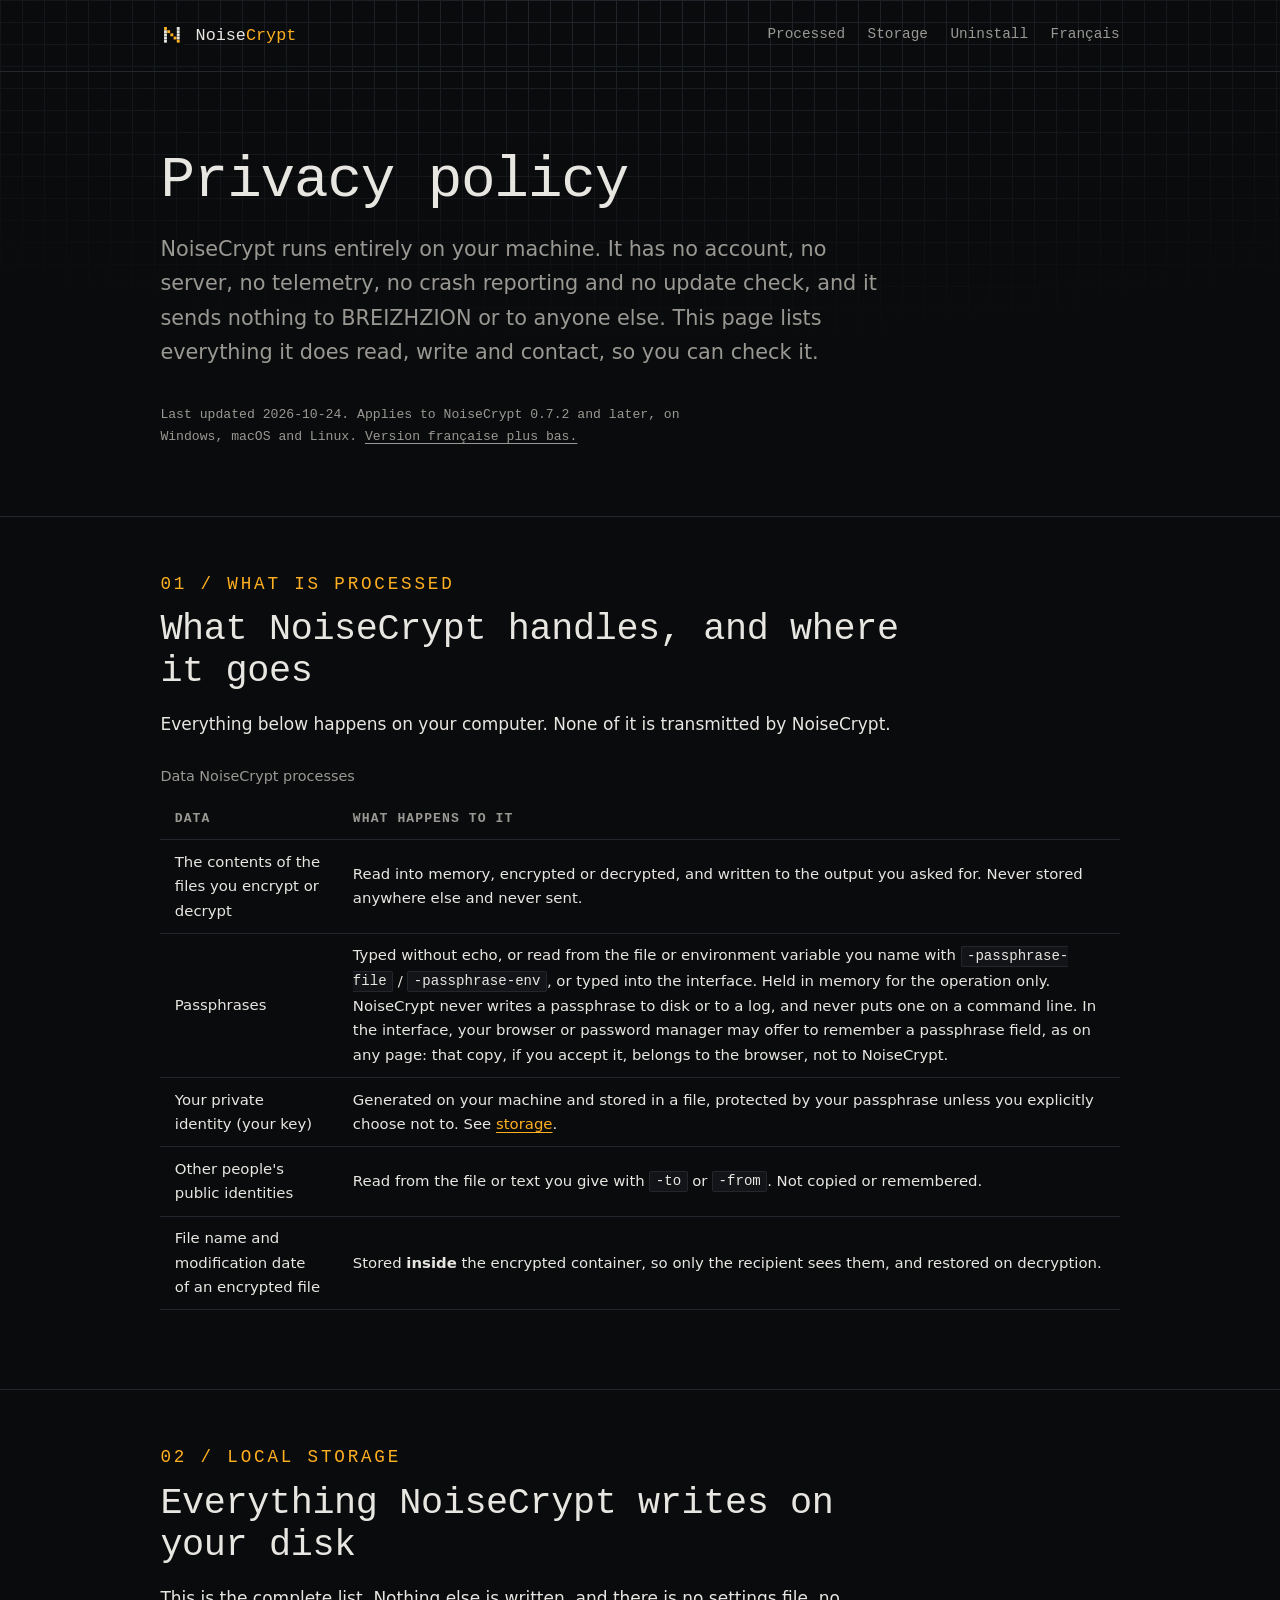
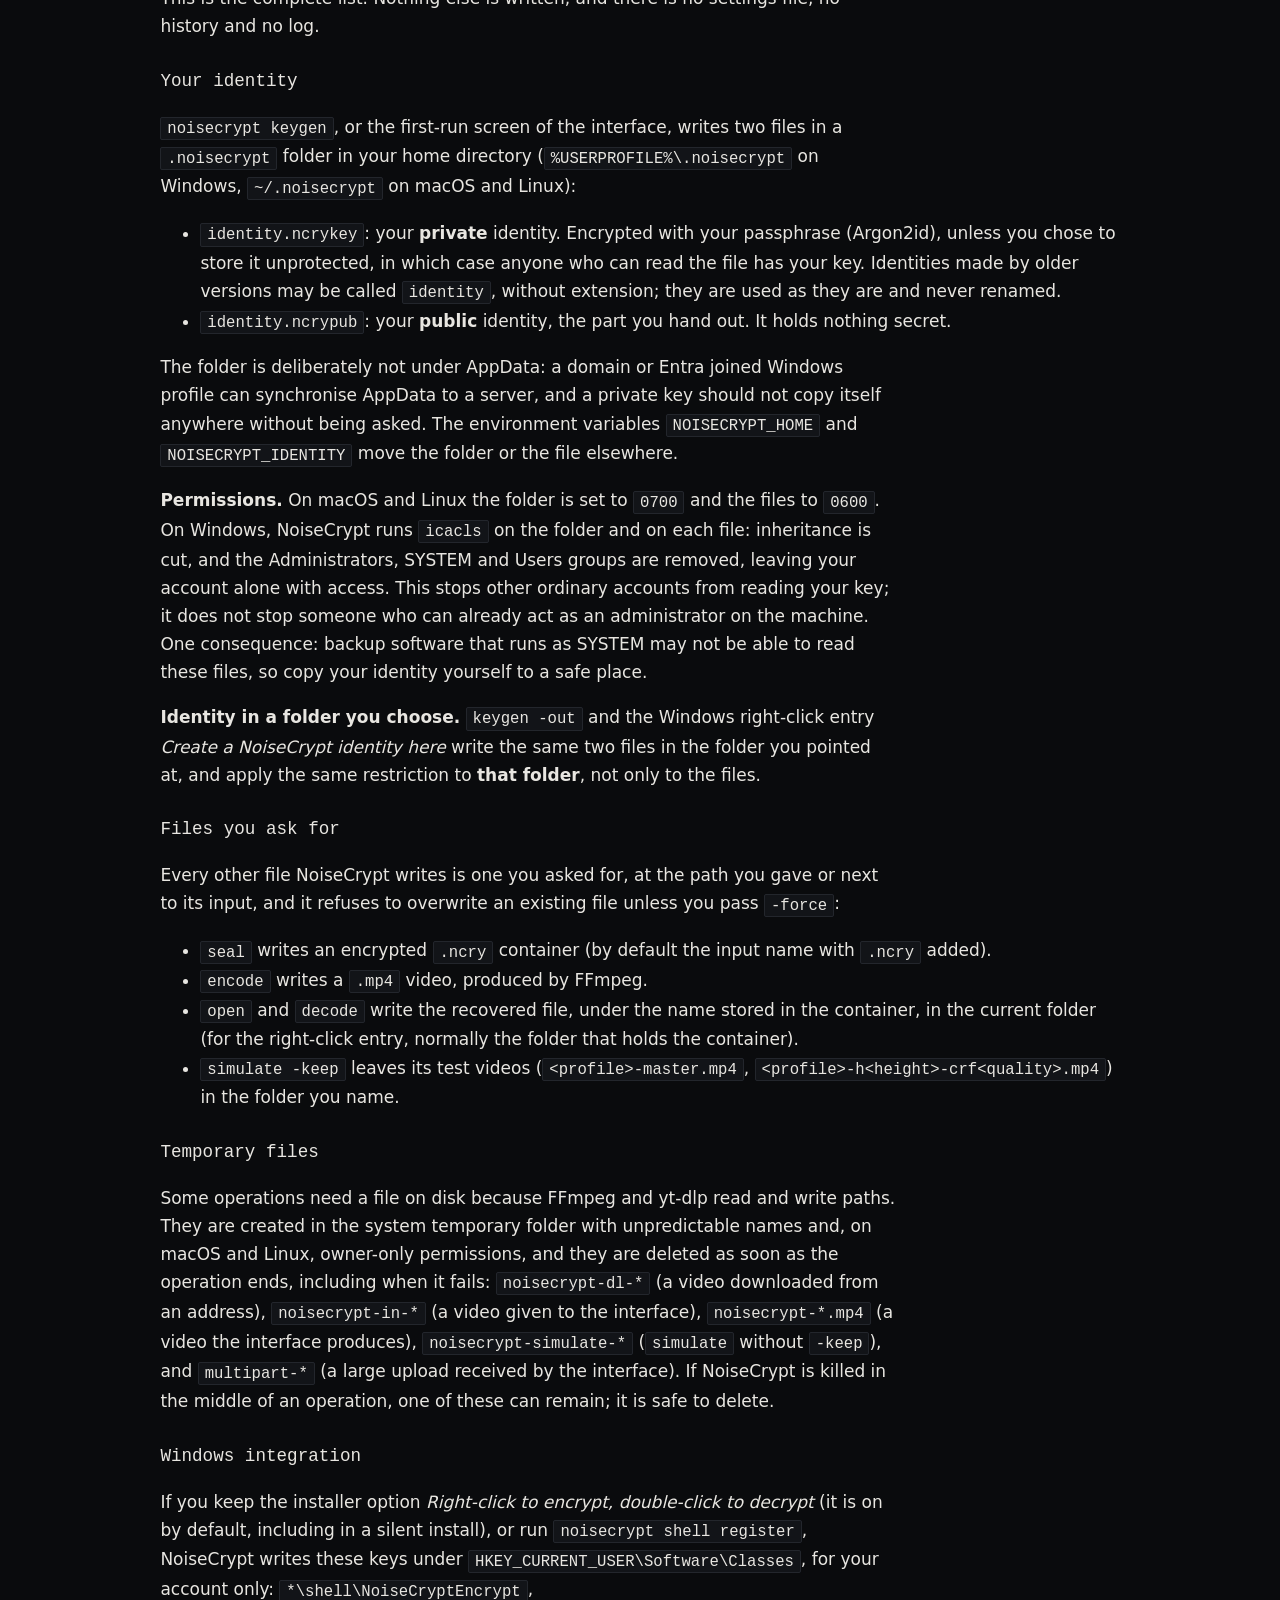
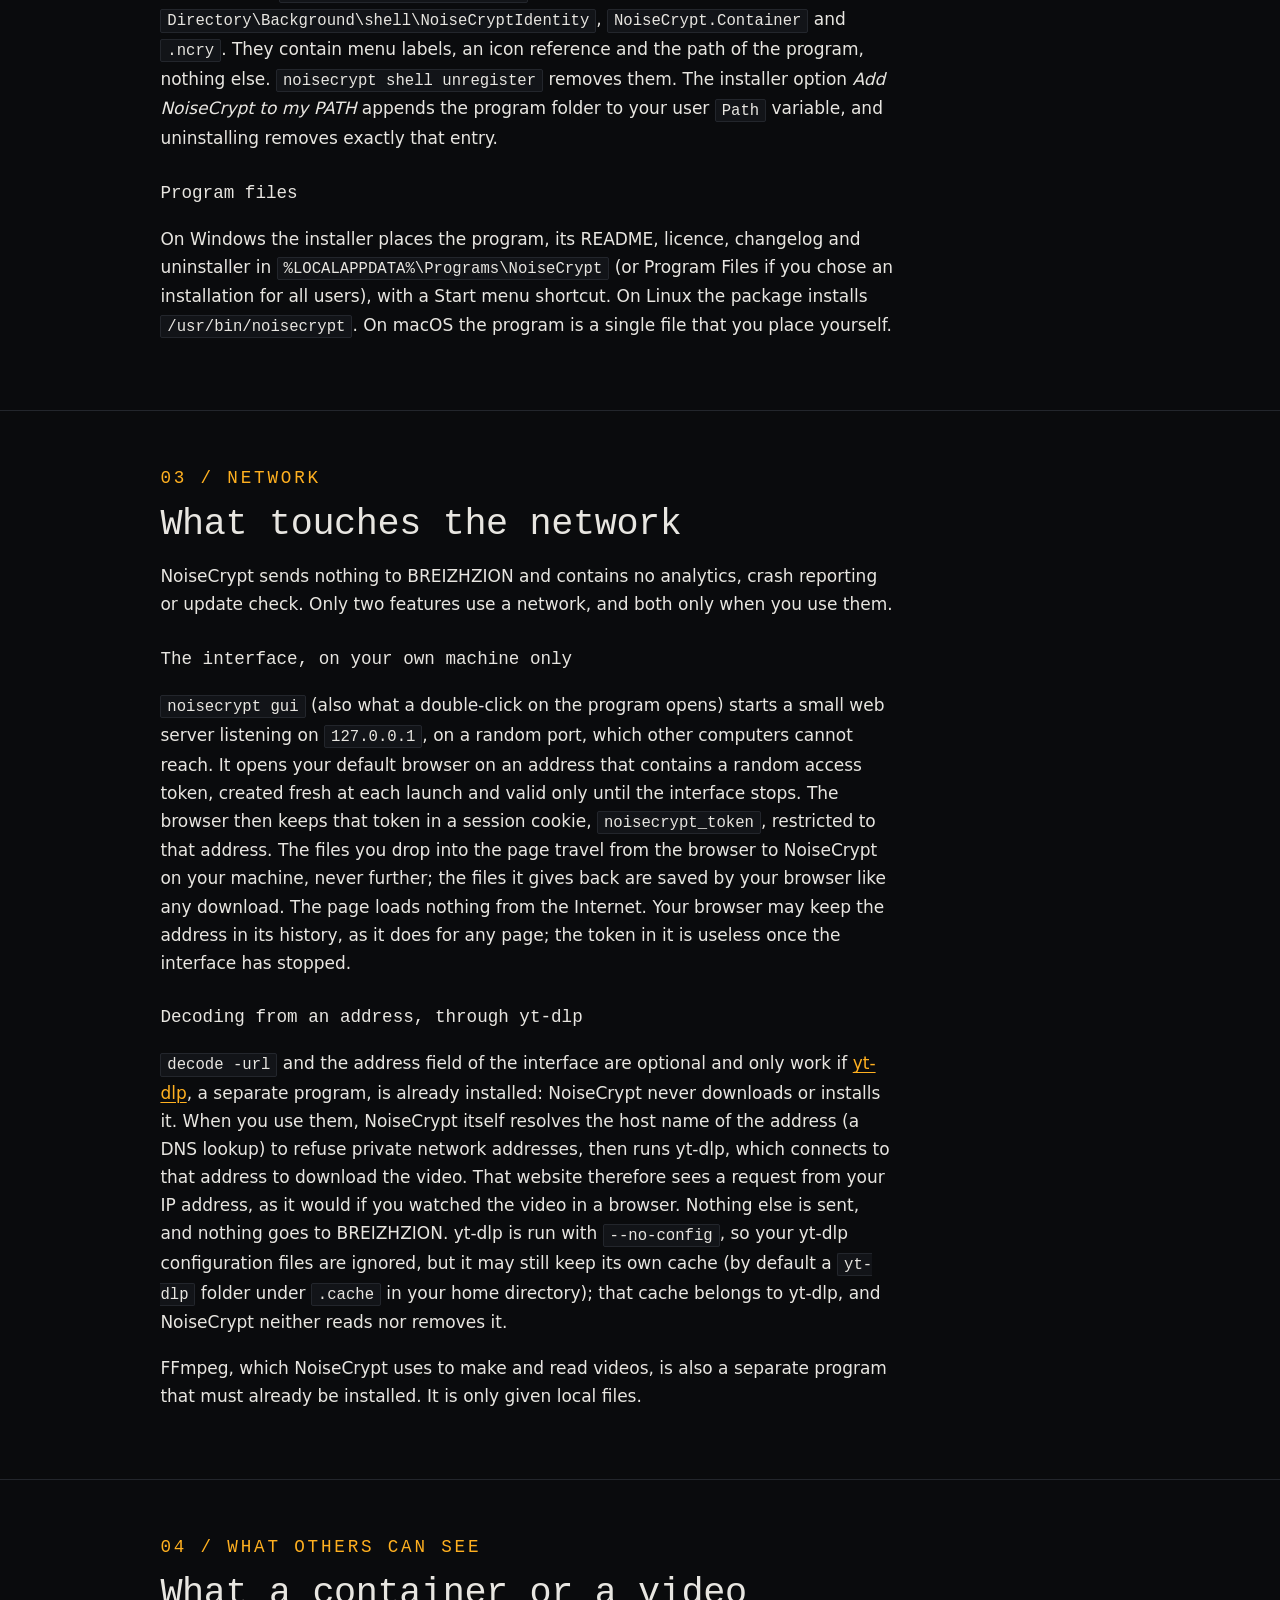
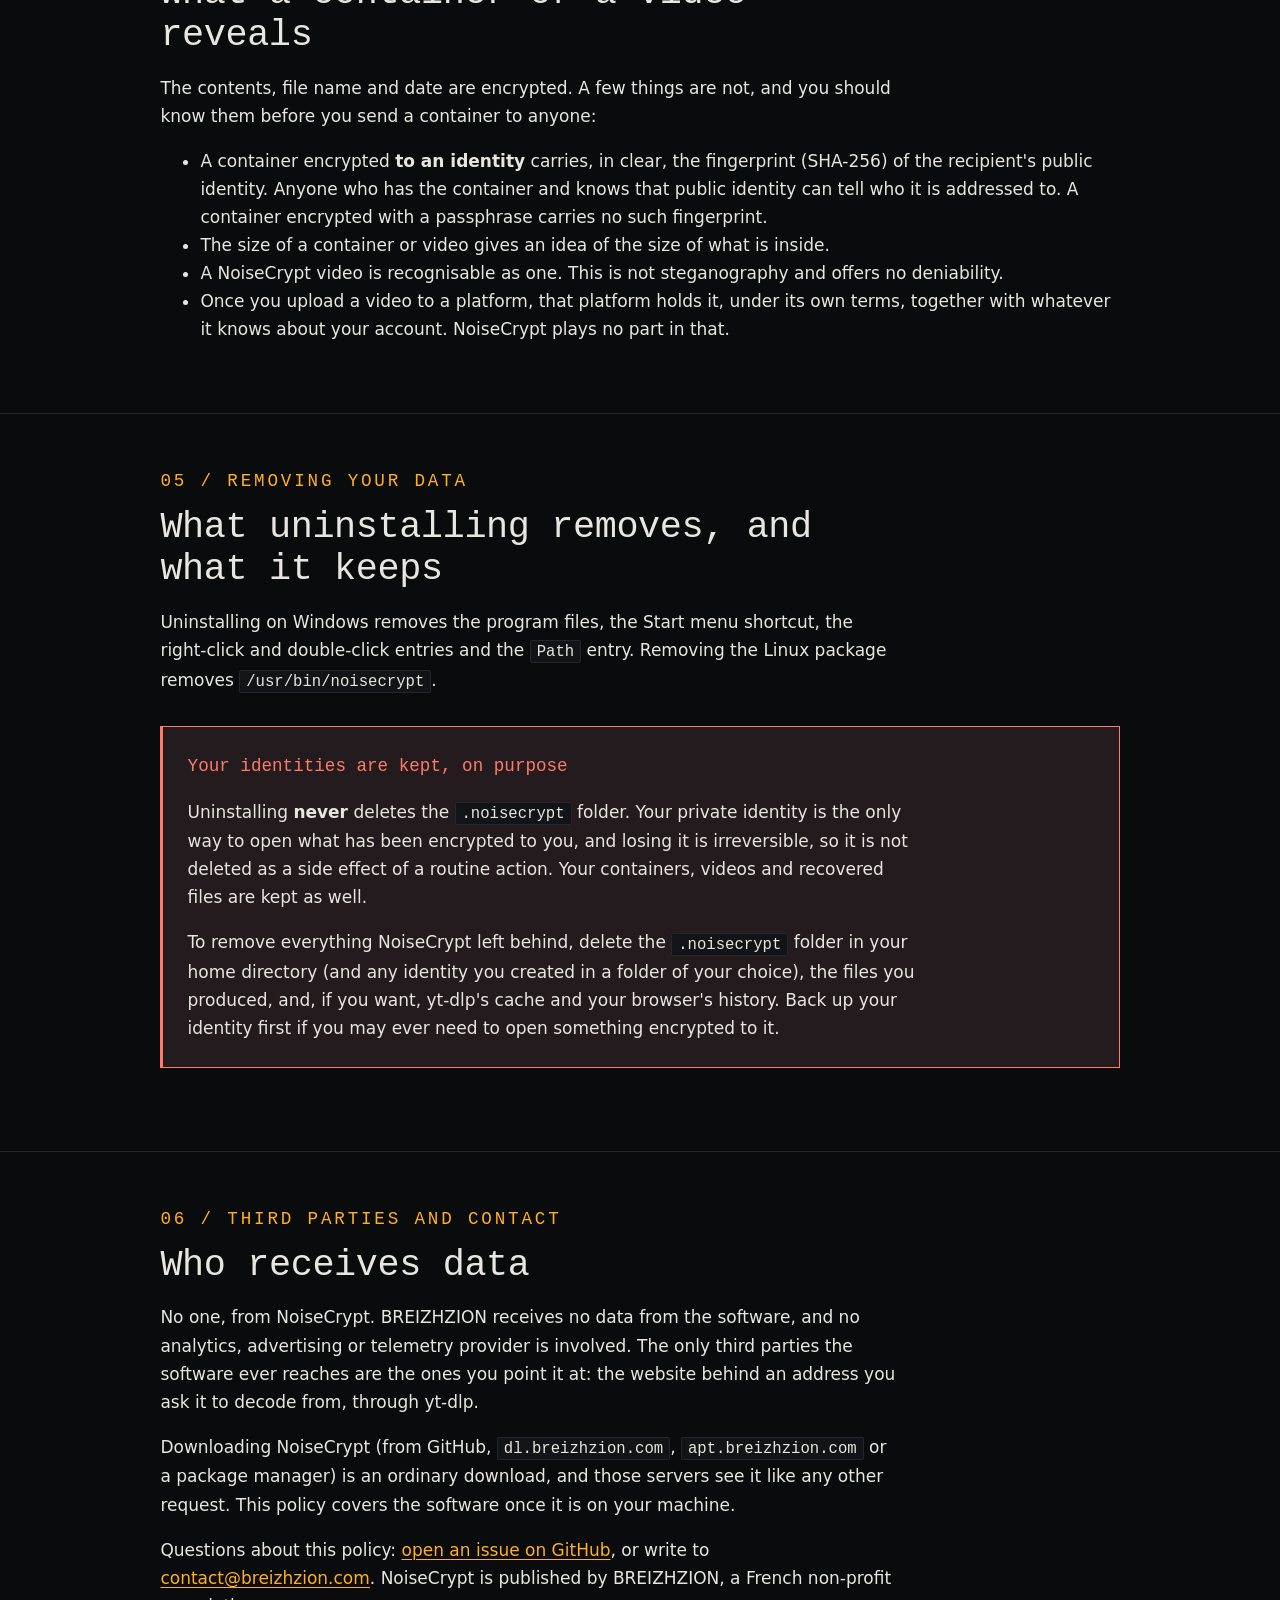
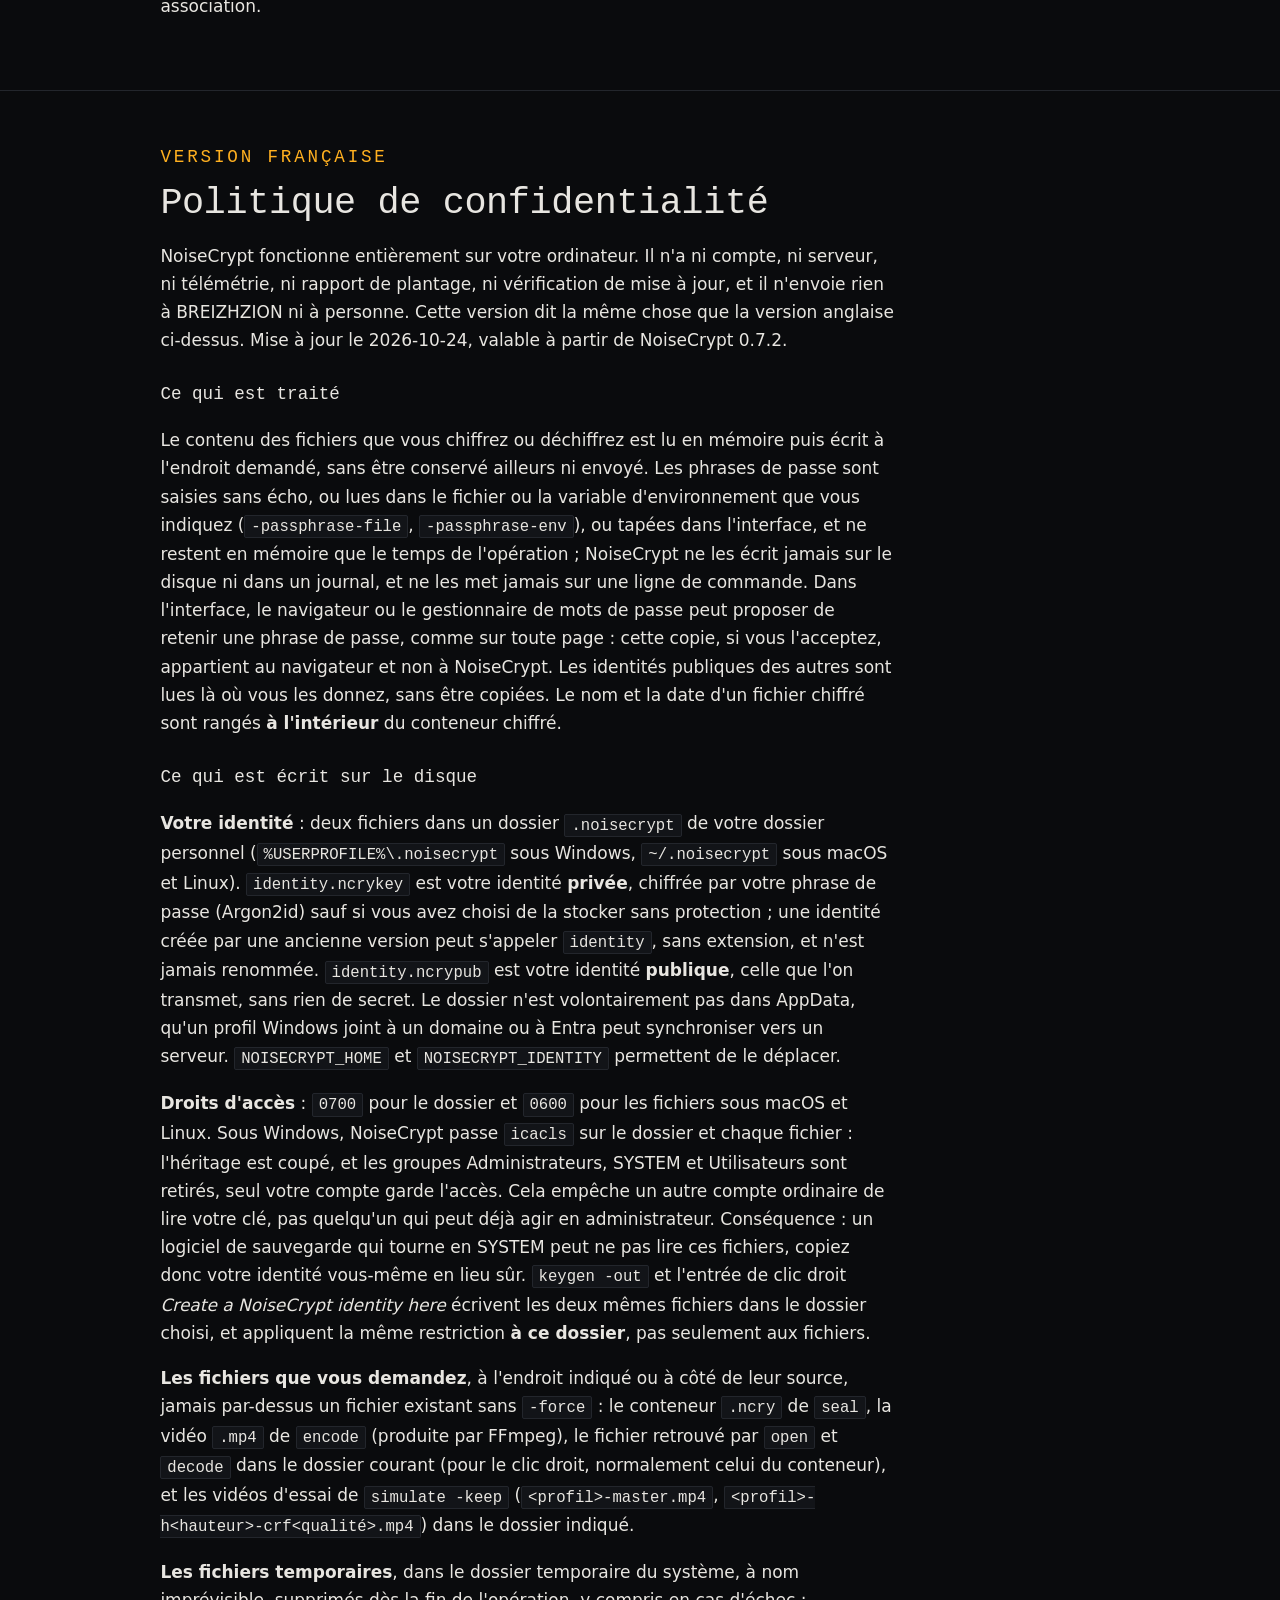
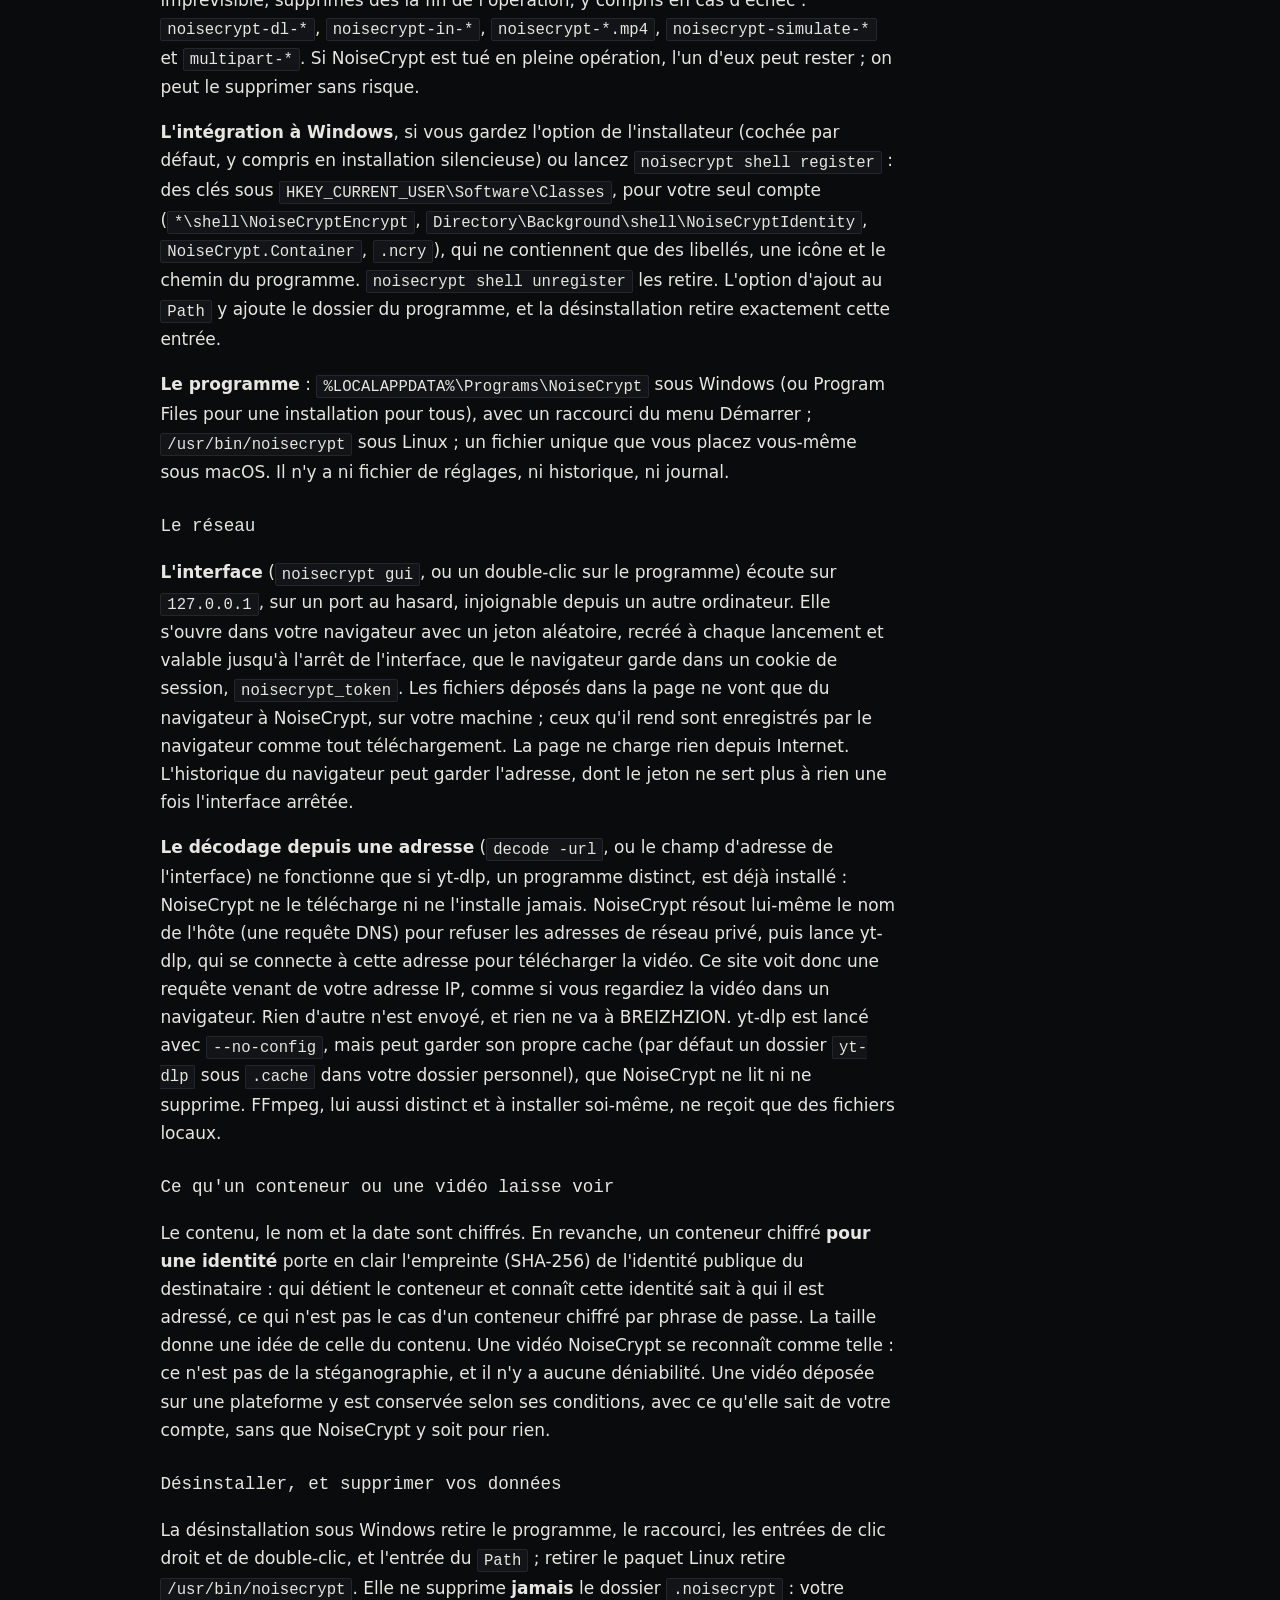
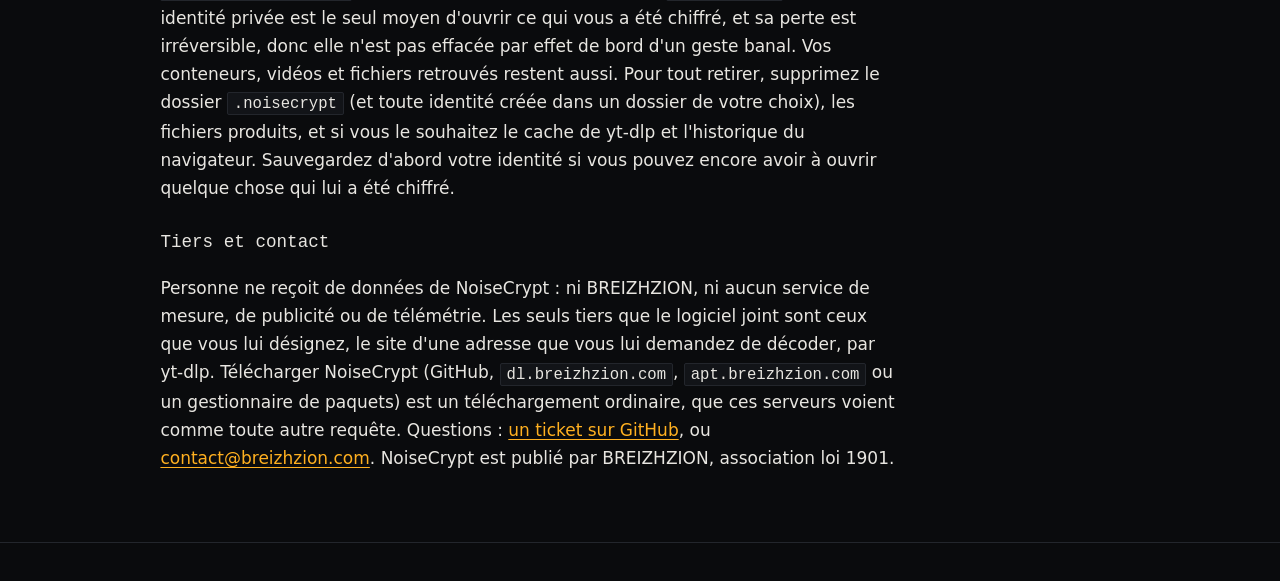
<file: web/privacy.html>
<!doctype html>
<html lang="en">
<head>
<meta charset="UTF-8">
<meta name="viewport" content="width=device-width, initial-scale=1">
<title>NoiseCrypt · Privacy policy</title>
<meta name="description" content="NoiseCrypt privacy policy: what the software processes, what it writes on your disk and where, what uninstalling keeps, and what it never sends anywhere.">
<meta name="theme-color" content="#0a0b0d">
<link rel="icon" href="favicon.svg" type="image/svg+xml">
<link rel="canonical" href="https://noisecrypt.breizhzion.com/privacy">
<link rel="preconnect" href="https://cdn.breizhzion.com" crossorigin>
<link rel="stylesheet" href="https://cdn.breizhzion.com/fonts/noisecrypt-fonts.css">
<link rel="stylesheet" href="styles.css">
</head>
<body>

<!-- ⛔ Cette page se DERIVE du code, elle ne s'ecrit jamais de memoire. Celle de BeamMeUp a
     ete fausse deux fois pour cette raison, la premiere fois relevee en public par un
     moderateur winget. `scripts/verifier-ecritures-disque.py` bloque la CI quand le code
     ecrit un nom que cette page ne cite pas, ou quand ses points d'ecriture changent.
     Les deux versions, anglaise et francaise, disent la MEME chose : en modifier une sans
     l'autre les fait se contredire, sur un document de confidentialite. -->

<div class="grille" aria-hidden="true"></div>

<div class="enveloppe">

<a class="evitement" href="#contenu">Skip to content</a>

<header class="haut">
  <div class="centre">
    <a class="marque" href="/">
      <img src="favicon.svg" width="24" height="24" alt="">
      <b>Noise<span>Crypt</span></b>
    </a>
    <nav class="liens" aria-label="Sections">
      <a href="#processed">Processed</a>
      <a href="#storage">Storage</a>
      <a href="#uninstall">Uninstall</a>
      <a href="#fr" hreflang="fr">Français</a>
    </nav>
  </div>
</header>

<main id="contenu">

<div class="hero centre">
  <h1>Privacy policy</h1>
  <p class="accroche">
    NoiseCrypt runs entirely on your machine. It has no account, no server, no telemetry,
    no crash reporting and no update check, and it sends nothing to BREIZHZION or to anyone
    else. This page lists everything it does read, write and contact, so you can check it.
  </p>
  <p class="sous-actions">
    Last updated 2026-10-24. Applies to NoiseCrypt 0.7.2 and later, on Windows, macOS and
    Linux. <a href="#fr" hreflang="fr">Version française plus bas.</a>
  </p>
</div>

<section id="processed">
  <div class="centre">
    <p class="rang">01 / What is processed</p>
    <h2>What NoiseCrypt handles, and where it goes</h2>
    <p>
      Everything below happens on your computer. None of it is transmitted by NoiseCrypt.
    </p>
    <div class="defile">
      <table>
        <caption>Data NoiseCrypt processes</caption>
        <thead>
          <tr><th scope="col">Data</th><th scope="col">What happens to it</th></tr>
        </thead>
        <tbody>
          <tr>
            <td>The contents of the files you encrypt or decrypt</td>
            <td>Read into memory, encrypted or decrypted, and written to the output you
                asked for. Never stored anywhere else and never sent.</td>
          </tr>
          <tr>
            <td>Passphrases</td>
            <td>Typed without echo, or read from the file or environment variable you name
                with <code>-passphrase-file</code> / <code>-passphrase-env</code>, or typed
                into the interface. Held in memory for the operation only. NoiseCrypt never
                writes a passphrase to disk or to a log, and never puts one on a command
                line. In the interface, your browser or password manager may offer to
                remember a passphrase field, as on any page: that copy, if you accept it,
                belongs to the browser, not to NoiseCrypt.</td>
          </tr>
          <tr>
            <td>Your private identity (your key)</td>
            <td>Generated on your machine and stored in a file, protected by your
                passphrase unless you explicitly choose not to. See
                <a href="#storage">storage</a>.</td>
          </tr>
          <tr>
            <td>Other people's public identities</td>
            <td>Read from the file or text you give with <code>-to</code> or
                <code>-from</code>. Not copied or remembered.</td>
          </tr>
          <tr>
            <td>File name and modification date of an encrypted file</td>
            <td>Stored <strong>inside</strong> the encrypted container, so only the
                recipient sees them, and restored on decryption.</td>
          </tr>
        </tbody>
      </table>
    </div>
  </div>
</section>

<section id="storage">
  <div class="centre">
    <p class="rang">02 / Local storage</p>
    <h2>Everything NoiseCrypt writes on your disk</h2>
    <p>
      This is the complete list. Nothing else is written, and there is no settings file,
      no history and no log.
    </p>

    <h3>Your identity</h3>
    <p>
      <code>noisecrypt keygen</code>, or the first-run screen of the interface, writes two
      files in a <code>.noisecrypt</code> folder in your home directory
      (<code>%USERPROFILE%\.noisecrypt</code> on Windows, <code>~/.noisecrypt</code> on
      macOS and Linux):
    </p>
    <ul>
      <li><code>identity.ncrykey</code>: your <strong>private</strong> identity. Encrypted
          with your passphrase (Argon2id), unless you chose to store it unprotected, in
          which case anyone who can read the file has your key. Identities made by older
          versions may be called <code>identity</code>, without extension; they are used
          as they are and never renamed.</li>
      <li><code>identity.ncrypub</code>: your <strong>public</strong> identity, the part
          you hand out. It holds nothing secret.</li>
    </ul>
    <p>
      The folder is deliberately not under AppData: a domain or Entra joined Windows
      profile can synchronise AppData to a server, and a private key should not copy
      itself anywhere without being asked. The environment variables
      <code>NOISECRYPT_HOME</code> and <code>NOISECRYPT_IDENTITY</code> move the folder or
      the file elsewhere.
    </p>
    <p>
      <strong>Permissions.</strong> On macOS and Linux the folder is set to
      <code>0700</code> and the files to <code>0600</code>. On Windows, NoiseCrypt runs
      <code>icacls</code> on the folder and on each file: inheritance is cut, and the
      Administrators, SYSTEM and Users groups are removed, leaving your account alone with
      access. This stops other ordinary accounts from reading your key; it does not stop
      someone who can already act as an administrator on the machine. One consequence:
      backup software that runs as SYSTEM may not be able to read these files, so copy your
      identity yourself to a safe place.
    </p>
    <p>
      <strong>Identity in a folder you choose.</strong> <code>keygen -out</code> and the
      Windows right-click entry <em>Create a NoiseCrypt identity here</em> write the same
      two files in the folder you pointed at, and apply the same restriction to
      <strong>that folder</strong>, not only to the files.
    </p>

    <h3>Files you ask for</h3>
    <p>
      Every other file NoiseCrypt writes is one you asked for, at the path you gave or next
      to its input, and it refuses to overwrite an existing file unless you pass
      <code>-force</code>:
    </p>
    <ul>
      <li><code>seal</code> writes an encrypted <code>.ncry</code> container (by default the
          input name with <code>.ncry</code> added).</li>
      <li><code>encode</code> writes a <code>.mp4</code> video, produced by FFmpeg.</li>
      <li><code>open</code> and <code>decode</code> write the recovered file, under the
          name stored in the container, in the current folder (for the right-click entry,
          normally the folder that holds the container).</li>
      <li><code>simulate -keep</code> leaves its test videos
          (<code>&lt;profile&gt;-master.mp4</code>,
          <code>&lt;profile&gt;-h&lt;height&gt;-crf&lt;quality&gt;.mp4</code>) in the folder
          you name.</li>
    </ul>

    <h3>Temporary files</h3>
    <p>
      Some operations need a file on disk because FFmpeg and yt-dlp read and write paths.
      They are created in the system temporary folder with unpredictable names and, on
      macOS and Linux, owner-only permissions, and they are deleted as soon as the operation
      ends, including when it fails: <code>noisecrypt-dl-*</code> (a video downloaded from
      an address), <code>noisecrypt-in-*</code> (a video given to the interface),
      <code>noisecrypt-*.mp4</code> (a video the interface produces),
      <code>noisecrypt-simulate-*</code> (<code>simulate</code> without
      <code>-keep</code>), and <code>multipart-*</code> (a large upload received by the
      interface). If NoiseCrypt is killed in the middle of an operation, one of these can
      remain; it is safe to delete.
    </p>

    <h3>Windows integration</h3>
    <p>
      If you keep the installer option <em>Right-click to encrypt, double-click to
      decrypt</em> (it is on by default, including in a silent install), or run
      <code>noisecrypt shell register</code>, NoiseCrypt writes these keys under
      <code>HKEY_CURRENT_USER\Software\Classes</code>, for your account only:
      <code>*\shell\NoiseCryptEncrypt</code>,
      <code>Directory\Background\shell\NoiseCryptIdentity</code>,
      <code>NoiseCrypt.Container</code> and <code>.ncry</code>. They contain menu labels,
      an icon reference and the path of the program, nothing else.
      <code>noisecrypt shell unregister</code> removes them. The installer option
      <em>Add NoiseCrypt to my PATH</em> appends the program folder to your user
      <code>Path</code> variable, and uninstalling removes exactly that entry.
    </p>

    <h3>Program files</h3>
    <p>
      On Windows the installer places the program, its README, licence, changelog and
      uninstaller in <code>%LOCALAPPDATA%\Programs\NoiseCrypt</code> (or Program Files if
      you chose an installation for all users), with a Start menu shortcut. On Linux the
      package installs <code>/usr/bin/noisecrypt</code>. On macOS the program is a single
      file that you place yourself.
    </p>
  </div>
</section>

<section id="network">
  <div class="centre">
    <p class="rang">03 / Network</p>
    <h2>What touches the network</h2>
    <p>
      NoiseCrypt sends nothing to BREIZHZION and contains no analytics, crash reporting or
      update check. Only two features use a network, and both only when you use them.
    </p>

    <h3>The interface, on your own machine only</h3>
    <p>
      <code>noisecrypt gui</code> (also what a double-click on the program opens) starts a
      small web server listening on <code>127.0.0.1</code>, on a random port, which other
      computers cannot reach. It opens your default browser on an address that contains a
      random access token, created fresh at each launch and valid only until the interface
      stops. The browser then keeps that token in a session cookie,
      <code>noisecrypt_token</code>, restricted to that address. The files you drop into
      the page travel from the browser to NoiseCrypt on your machine, never further; the
      files it gives back are saved by your browser like any download. The page loads
      nothing from the Internet. Your browser may keep the address in its history, as it
      does for any page; the token in it is useless once the interface has stopped.
    </p>

    <h3>Decoding from an address, through yt-dlp</h3>
    <p>
      <code>decode -url</code> and the address field of the interface are optional and only
      work if <a href="https://github.com/yt-dlp/yt-dlp">yt-dlp</a>, a separate program,
      is already installed: NoiseCrypt never downloads or installs it. When you use them,
      NoiseCrypt itself resolves the host name of the address (a DNS lookup) to refuse
      private network addresses, then runs yt-dlp, which connects to that address to
      download the video. That website therefore sees a request from your IP address, as it
      would if you watched the video in a browser. Nothing else is sent, and nothing goes to
      BREIZHZION. yt-dlp is run with <code>--no-config</code>, so your yt-dlp configuration
      files are ignored, but it may still keep its own cache (by default a
      <code>yt-dlp</code> folder under <code>.cache</code> in your home directory); that
      cache belongs to yt-dlp, and NoiseCrypt neither reads nor removes it.
    </p>
    <p>
      FFmpeg, which NoiseCrypt uses to make and read videos, is also a separate program
      that must already be installed. It is only given local files.
    </p>
  </div>
</section>

<section id="reveals">
  <div class="centre">
    <p class="rang">04 / What others can see</p>
    <h2>What a container or a video reveals</h2>
    <p>
      The contents, file name and date are encrypted. A few things are not, and you should
      know them before you send a container to anyone:
    </p>
    <ul>
      <li>A container encrypted <strong>to an identity</strong> carries, in clear, the
          fingerprint (SHA-256) of the recipient's public identity. Anyone who has the
          container and knows that public identity can tell who it is addressed to. A
          container encrypted with a passphrase carries no such fingerprint.</li>
      <li>The size of a container or video gives an idea of the size of what is inside.</li>
      <li>A NoiseCrypt video is recognisable as one. This is not steganography and offers
          no deniability.</li>
      <li>Once you upload a video to a platform, that platform holds it, under its own
          terms, together with whatever it knows about your account. NoiseCrypt plays no
          part in that.</li>
    </ul>
  </div>
</section>

<section id="uninstall">
  <div class="centre">
    <p class="rang">05 / Removing your data</p>
    <h2>What uninstalling removes, and what it keeps</h2>
    <p>
      Uninstalling on Windows removes the program files, the Start menu shortcut, the
      right-click and double-click entries and the <code>Path</code> entry. Removing the
      Linux package removes <code>/usr/bin/noisecrypt</code>.
    </p>
    <div class="franchise">
      <h3>Your identities are kept, on purpose</h3>
      <p>
        Uninstalling <strong>never</strong> deletes the <code>.noisecrypt</code> folder.
        Your private identity is the only way to open what has been encrypted to you, and
        losing it is irreversible, so it is not deleted as a side effect of a routine
        action. Your containers, videos and recovered files are kept as well.
      </p>
      <p>
        To remove everything NoiseCrypt left behind, delete the <code>.noisecrypt</code>
        folder in your home directory (and any identity you created in a folder of your
        choice), the files you produced, and, if you want, yt-dlp's cache and your
        browser's history. Back up your identity first if you may ever need to open
        something encrypted to it.
      </p>
    </div>
  </div>
</section>

<section id="third-parties">
  <div class="centre">
    <p class="rang">06 / Third parties and contact</p>
    <h2>Who receives data</h2>
    <p>
      No one, from NoiseCrypt. BREIZHZION receives no data from the software, and no
      analytics, advertising or telemetry provider is involved. The only third parties the
      software ever reaches are the ones you point it at: the website behind an address you
      ask it to decode from, through yt-dlp.
    </p>
    <p>
      Downloading NoiseCrypt (from GitHub, <code>dl.breizhzion.com</code>,
      <code>apt.breizhzion.com</code> or a package manager) is an ordinary download, and
      those servers see it like any other request. This policy covers the software once it
      is on your machine.
    </p>
    <p>
      Questions about this policy:
      <a href="https://github.com/bzhzion/noisecrypt/issues">open an issue on GitHub</a>, or
      write to <a href="mailto:contact@breizhzion.com">contact@breizhzion.com</a>.
      NoiseCrypt is published by BREIZHZION, a French non-profit association.
    </p>
  </div>
</section>

<section id="fr" lang="fr">
  <div class="centre">
    <p class="rang">Version française</p>
    <h2>Politique de confidentialité</h2>
    <p>
      NoiseCrypt fonctionne entièrement sur votre ordinateur. Il n'a ni compte, ni serveur,
      ni télémétrie, ni rapport de plantage, ni vérification de mise à jour, et il n'envoie
      rien à BREIZHZION ni à personne. Cette version dit la même chose que la version
      anglaise ci-dessus. Mise à jour le 2026-10-24, valable à partir de NoiseCrypt 0.7.2.
    </p>

    <h3>Ce qui est traité</h3>
    <p>
      Le contenu des fichiers que vous chiffrez ou déchiffrez est lu en mémoire puis écrit
      à l'endroit demandé, sans être conservé ailleurs ni envoyé. Les phrases de passe sont
      saisies sans écho, ou lues dans le fichier ou la variable d'environnement que vous
      indiquez (<code>-passphrase-file</code>, <code>-passphrase-env</code>), ou tapées dans
      l'interface, et ne restent en mémoire que le temps de l'opération ; NoiseCrypt ne les
      écrit jamais sur le disque ni dans un journal, et ne les met jamais sur une ligne de
      commande. Dans l'interface, le navigateur ou le gestionnaire de mots de passe peut
      proposer de retenir une phrase de passe, comme sur toute page : cette copie, si vous
      l'acceptez, appartient au navigateur et non à NoiseCrypt. Les
      identités publiques des autres sont lues là où vous les donnez, sans être copiées. Le
      nom et la date d'un fichier chiffré sont rangés <strong>à l'intérieur</strong> du
      conteneur chiffré.
    </p>

    <h3>Ce qui est écrit sur le disque</h3>
    <p>
      <strong>Votre identité</strong> : deux fichiers dans un dossier <code>.noisecrypt</code>
      de votre dossier personnel (<code>%USERPROFILE%\.noisecrypt</code> sous Windows,
      <code>~/.noisecrypt</code> sous macOS et Linux). <code>identity.ncrykey</code> est
      votre identité <strong>privée</strong>, chiffrée par votre phrase de passe (Argon2id)
      sauf si vous avez choisi de la stocker sans protection ; une identité créée par une
      ancienne version peut s'appeler <code>identity</code>, sans extension, et n'est jamais
      renommée. <code>identity.ncrypub</code> est votre identité <strong>publique</strong>,
      celle que l'on transmet, sans rien de secret. Le dossier n'est volontairement pas dans
      AppData, qu'un profil Windows joint à un domaine ou à Entra peut synchroniser vers un
      serveur. <code>NOISECRYPT_HOME</code> et <code>NOISECRYPT_IDENTITY</code> permettent de
      le déplacer.
    </p>
    <p>
      <strong>Droits d'accès</strong> : <code>0700</code> pour le dossier et
      <code>0600</code> pour les fichiers sous macOS et Linux. Sous Windows, NoiseCrypt passe
      <code>icacls</code> sur le dossier et chaque fichier : l'héritage est coupé, et les
      groupes Administrateurs, SYSTEM et Utilisateurs sont retirés, seul votre compte garde
      l'accès. Cela empêche un autre compte ordinaire de lire votre clé, pas quelqu'un qui
      peut déjà agir en administrateur. Conséquence : un logiciel de sauvegarde qui tourne
      en SYSTEM peut ne pas lire ces fichiers, copiez donc votre identité vous-même en lieu
      sûr. <code>keygen -out</code> et l'entrée de clic droit <em>Create a NoiseCrypt
      identity here</em> écrivent les deux mêmes fichiers dans le dossier choisi, et
      appliquent la même restriction <strong>à ce dossier</strong>, pas seulement aux
      fichiers.
    </p>
    <p>
      <strong>Les fichiers que vous demandez</strong>, à l'endroit indiqué ou à côté de leur
      source, jamais par-dessus un fichier existant sans <code>-force</code> : le conteneur
      <code>.ncry</code> de <code>seal</code>, la vidéo <code>.mp4</code> de
      <code>encode</code> (produite par FFmpeg), le fichier retrouvé par <code>open</code> et
      <code>decode</code> dans le dossier courant (pour le clic droit, normalement celui du
      conteneur), et les vidéos d'essai de <code>simulate -keep</code>
      (<code>&lt;profil&gt;-master.mp4</code>,
      <code>&lt;profil&gt;-h&lt;hauteur&gt;-crf&lt;qualité&gt;.mp4</code>) dans le dossier
      indiqué.
    </p>
    <p>
      <strong>Les fichiers temporaires</strong>, dans le dossier temporaire du système, à
      nom imprévisible, supprimés dès la fin de l'opération, y compris en cas d'échec :
      <code>noisecrypt-dl-*</code>, <code>noisecrypt-in-*</code>,
      <code>noisecrypt-*.mp4</code>, <code>noisecrypt-simulate-*</code> et
      <code>multipart-*</code>. Si NoiseCrypt est tué en pleine opération, l'un d'eux peut
      rester ; on peut le supprimer sans risque.
    </p>
    <p>
      <strong>L'intégration à Windows</strong>, si vous gardez l'option de l'installateur
      (cochée par défaut, y compris en installation silencieuse) ou lancez
      <code>noisecrypt shell register</code> : des clés sous
      <code>HKEY_CURRENT_USER\Software\Classes</code>, pour votre seul compte
      (<code>*\shell\NoiseCryptEncrypt</code>,
      <code>Directory\Background\shell\NoiseCryptIdentity</code>,
      <code>NoiseCrypt.Container</code>, <code>.ncry</code>), qui ne contiennent que des
      libellés, une icône et le chemin du programme. <code>noisecrypt shell unregister</code>
      les retire. L'option d'ajout au <code>Path</code> y ajoute le dossier du programme, et
      la désinstallation retire exactement cette entrée.
    </p>
    <p>
      <strong>Le programme</strong> : <code>%LOCALAPPDATA%\Programs\NoiseCrypt</code> sous
      Windows (ou Program Files pour une installation pour tous), avec un raccourci du menu
      Démarrer ; <code>/usr/bin/noisecrypt</code> sous Linux ; un fichier unique que vous
      placez vous-même sous macOS. Il n'y a ni fichier de réglages, ni historique, ni
      journal.
    </p>

    <h3>Le réseau</h3>
    <p>
      <strong>L'interface</strong> (<code>noisecrypt gui</code>, ou un double-clic sur le
      programme) écoute sur <code>127.0.0.1</code>, sur un port au hasard, injoignable depuis
      un autre ordinateur. Elle s'ouvre dans votre navigateur avec un jeton aléatoire, recréé
      à chaque lancement et valable jusqu'à l'arrêt de l'interface, que le navigateur garde
      dans un cookie de session, <code>noisecrypt_token</code>. Les fichiers déposés dans la
      page ne vont que du navigateur à NoiseCrypt, sur votre machine ; ceux qu'il rend sont
      enregistrés par le navigateur comme tout téléchargement. La page ne charge rien depuis
      Internet. L'historique du navigateur peut garder l'adresse, dont le jeton ne sert plus
      à rien une fois l'interface arrêtée.
    </p>
    <p>
      <strong>Le décodage depuis une adresse</strong> (<code>decode -url</code>, ou le champ
      d'adresse de l'interface) ne fonctionne que si yt-dlp, un programme distinct, est déjà
      installé : NoiseCrypt ne le télécharge ni ne l'installe jamais. NoiseCrypt résout
      lui-même le nom de l'hôte (une requête DNS) pour refuser les adresses de réseau privé,
      puis lance yt-dlp, qui se connecte à cette adresse pour télécharger la vidéo. Ce site
      voit donc une requête venant de votre adresse IP, comme si vous regardiez la vidéo
      dans un navigateur. Rien d'autre n'est envoyé, et rien ne va à BREIZHZION. yt-dlp est
      lancé avec <code>--no-config</code>, mais peut garder son propre cache (par défaut un
      dossier <code>yt-dlp</code> sous <code>.cache</code> dans votre dossier personnel),
      que NoiseCrypt ne lit ni ne supprime. FFmpeg, lui aussi distinct et à installer
      soi-même, ne reçoit que des fichiers locaux.
    </p>

    <h3>Ce qu'un conteneur ou une vidéo laisse voir</h3>
    <p>
      Le contenu, le nom et la date sont chiffrés. En revanche, un conteneur chiffré
      <strong>pour une identité</strong> porte en clair l'empreinte (SHA-256) de l'identité
      publique du destinataire : qui détient le conteneur et connaît cette identité sait à
      qui il est adressé, ce qui n'est pas le cas d'un conteneur chiffré par phrase de passe.
      La taille donne une idée de celle du contenu. Une vidéo NoiseCrypt se reconnaît comme
      telle : ce n'est pas de la stéganographie, et il n'y a aucune déniabilité. Une vidéo
      déposée sur une plateforme y est conservée selon ses conditions, avec ce qu'elle sait
      de votre compte, sans que NoiseCrypt y soit pour rien.
    </p>

    <h3>Désinstaller, et supprimer vos données</h3>
    <p>
      La désinstallation sous Windows retire le programme, le raccourci, les entrées de clic
      droit et de double-clic, et l'entrée du <code>Path</code> ; retirer le paquet Linux
      retire <code>/usr/bin/noisecrypt</code>. Elle ne supprime <strong>jamais</strong> le
      dossier <code>.noisecrypt</code> : votre identité privée est le seul moyen d'ouvrir ce
      qui vous a été chiffré, et sa perte est irréversible, donc elle n'est pas effacée par
      effet de bord d'un geste banal. Vos conteneurs, vidéos et fichiers retrouvés restent
      aussi. Pour tout retirer, supprimez le dossier <code>.noisecrypt</code> (et toute
      identité créée dans un dossier de votre choix), les fichiers produits, et si vous le
      souhaitez le cache de yt-dlp et l'historique du navigateur. Sauvegardez d'abord votre
      identité si vous pouvez encore avoir à ouvrir quelque chose qui lui a été chiffré.
    </p>

    <h3>Tiers et contact</h3>
    <p>
      Personne ne reçoit de données de NoiseCrypt : ni BREIZHZION, ni aucun service de
      mesure, de publicité ou de télémétrie. Les seuls tiers que le logiciel joint sont ceux
      que vous lui désignez, le site d'une adresse que vous lui demandez de décoder, par
      yt-dlp. Télécharger NoiseCrypt (GitHub, <code>dl.breizhzion.com</code>,
      <code>apt.breizhzion.com</code> ou un gestionnaire de paquets) est un téléchargement
      ordinaire, que ces serveurs voient comme toute autre requête. Questions :
      <a href="https://github.com/bzhzion/noisecrypt/issues">un ticket sur GitHub</a>, ou
      <a href="mailto:contact@breizhzion.com">contact@breizhzion.com</a>. NoiseCrypt est
      publié par BREIZHZION, association loi 1901.
    </p>
  </div>
</section>

</main>

<footer>
  <div class="centre">
    <div class="pied-liens">
      <a href="/">NoiseCrypt</a>
      <a href="https://github.com/bzhzion/noisecrypt">Source code</a>
      <a href="https://github.com/bzhzion/noisecrypt/blob/main/docs/FORMAT.md">Format specification</a>
      <a href="https://github.com/bzhzion/noisecrypt/issues">Report a problem</a>
      <a href="https://breizhzion.com">BREIZHZION</a>
    </div>
    <p>© 2026 BREIZHZION</p>
  </div>
</footer>

</div>

</body>
</html>
</file>
<file: web/styles.css>
/* Site vitrine de NoiseCrypt.
 *
 * La palette n'est pas inventee : ce sont les variables de l'interface de l'outil
 * (internal/webui/assets/app.css), reprises a l'identique. Quelqu'un qui telecharge depuis
 * ce site doit reconnaitre ce qu'il ouvre, et une vitrine qui ne ressemble pas au produit
 * est une promesse que le produit ne tient pas.
 *
 * Le motif structurant est la CELLULE, la meme que le codec dessine a l'ecran : une grille
 * de carres noirs et blancs. Elle sert ici d'unite de rythme et de texture de fond, pas de
 * decoration ajoutee par-dessus.
 */

:root {
  --ink: #0a0b0d;
  --panel: #121418;
  --rule: #23262c;
  --paper: #e8e6e1;
  --dim: #9a9892;
  --signal: #ffb020;
  --verify: #4fd6c8;
  --alarm: #ff7a6b;

  --display: 'Fragment Mono', ui-monospace, monospace;
  --body: 'IBM Plex Sans', system-ui, sans-serif;
  --mono: 'IBM Plex Mono', ui-monospace, monospace;

  /* Le pas de la grille, comme dans l'outil. Toutes les marges en sont des multiples,
     ce qui donne au site le rythme du codec plutot qu'une echelle arbitraire. */
  --cell: 22px;
  --lisible: 68ch;
}

*, *::before, *::after { box-sizing: border-box; }

html { scroll-behavior: smooth; }
@media (prefers-reduced-motion: reduce) {
  html { scroll-behavior: auto; }
  *, *::before, *::after { animation-duration: 0.01ms !important; transition-duration: 0.01ms !important; }
}

body {
  margin: 0;
  background: var(--ink);
  color: var(--paper);
  font-family: var(--body);
  font-size: 1.0625rem;
  line-height: 1.65;
  -webkit-font-smoothing: antialiased;
}

/* Texture de fond : la grille de cellules, tres attenuee. Purement decorative, donc
   aria-hidden sur l'element et pointer-events none pour ne rien intercepter. */
/* Arrets explicites en DEBUT ET EN FIN de chaque bande, et pas un simple
   `linear-gradient(to right, var(--rule) 1px, transparent 1px)`.

   Ce raccourci a un defaut connu : sur un facteur de zoom ou une densite d'ecran
   fractionnaire, la limite de 1 px tombe entre deux pixels physiques, le navigateur
   interpole sur toute la largeur de la tuile, et une ligne de 1 px etalee sur 22 px donne un
   lavis uniforme au lieu d'une grille. `repeating-linear-gradient` avec les quatre arrets
   nommes ne laisse rien a interpoler.

   ⚠️ A ne pas confondre avec le lavis gris que painteau a signale : celui-la venait de la
   grille de CARTES plus bas, dont le conteneur etait peint et apparaissait dans les cellules
   vides. Le changement ici est une precaution, pas la correction de ce defaut. */
.grille {
  position: fixed;
  inset: 0;
  z-index: 0;
  pointer-events: none;
  background-image:
    repeating-linear-gradient(to right,
      var(--rule) 0, var(--rule) 1px,
      transparent 1px, transparent var(--cell)),
    repeating-linear-gradient(to bottom,
      var(--rule) 0, var(--rule) 1px,
      transparent 1px, transparent var(--cell));
  /* Le masque remplace l'ancienne opacite globale. Une opacite sur la couche entiere
     eclaircissait aussi le fond noir qu'elle recouvre, ce qui participait au lavis. */
  mask-image: radial-gradient(ellipse 120% 55% at 50% 0%, #000 0%, transparent 72%);
  -webkit-mask-image: radial-gradient(ellipse 120% 55% at 50% 0%, #000 0%, transparent 72%);
}

.enveloppe { position: relative; z-index: 1; }

.centre {
  width: 100%;
  max-width: calc(var(--cell) * 46);
  margin: 0 auto;
  padding: 0 calc(var(--cell) * 1.2);
}

/* Lien d'evitement : premier element focusable, invisible tant qu'il n'a pas le focus.
   WCAG 2.4.1, et c'est ce qui rend un site a longues sections utilisable au clavier. */
.evitement {
  position: absolute;
  left: -9999px;
  top: 0;
  background: var(--signal);
  color: var(--ink);
  padding: 0.7rem 1.1rem;
  font-family: var(--mono);
  font-weight: 600;
  z-index: 100;
}
.evitement:focus { left: 0; }

/* ---------- En-tete ---------- */

header.haut {
  border-bottom: 1px solid var(--rule);
  padding: calc(var(--cell) * 0.9) 0;
}
.haut .centre { display: flex; align-items: center; justify-content: space-between; gap: 1rem; }

.marque {
  display: flex;
  align-items: center;
  gap: 0.7rem;
  font-family: var(--display);
  font-size: 1.05rem;
  color: var(--paper);
  text-decoration: none;
}
/* L'icone de l'application. `display: block` supprime l'espace de ligne de base qui
   decalerait le texte de la marque, et le rayon reprend celui du favicon a l'ecran. */
.marque img { display: block; border-radius: 3px; }
.marque b { font-weight: 400; }
.marque span { color: var(--signal); }

nav.liens { display: flex; gap: 1.4rem; font-family: var(--mono); font-size: 0.9rem; }
nav.liens a { color: var(--dim); text-decoration: none; padding: 0.2rem 0; border-bottom: 1px solid transparent; }
nav.liens a:hover, nav.liens a:focus-visible { color: var(--paper); border-bottom-color: var(--signal); }
@media (max-width: 640px) { nav.liens { display: none; } }

/* ---------- Hero ---------- */

/* padding-block et pas le raccourci `padding` : le raccourci remettait les marges laterales a 0
   et ecrasait celles de .centre, le hero touchait les bords sur mobile. */
.hero { padding-block: calc(var(--cell) * 3.5) calc(var(--cell) * 2.5); }

.hero h1 {
  font-family: var(--display);
  font-weight: 400;
  font-size: clamp(2.1rem, 6.5vw, 3.6rem);
  line-height: 1.1;
  letter-spacing: -0.02em;
  margin: 0 0 calc(var(--cell) * 0.9);
  max-width: 30ch;
}
.hero h1 em { font-style: normal; color: var(--signal); }

.hero .accroche {
  font-size: clamp(1.05rem, 2.4vw, 1.3rem);
  color: var(--dim);
  max-width: 56ch;
  margin: 0 0 calc(var(--cell) * 1.6);
}

.actions { display: flex; flex-wrap: wrap; gap: 0.8rem; align-items: center; }

.bouton {
  display: inline-flex;
  align-items: center;
  gap: 0.5rem;
  font-family: var(--mono);
  font-weight: 600;
  font-size: 0.95rem;
  text-decoration: none;
  padding: 0.75rem 1.3rem;
  border: 1px solid var(--signal);
  border-radius: 2px;
  transition: background 0.15s ease, color 0.15s ease;
}
.bouton.plein { background: var(--signal); color: var(--ink); }
.bouton.plein:hover, .bouton.plein:focus-visible { background: var(--paper); border-color: var(--paper); }
.bouton.vide { color: var(--signal); background: transparent; }
.bouton.vide:hover, .bouton.vide:focus-visible { background: var(--signal); color: var(--ink); }

.sous-actions { font-family: var(--mono); font-size: 0.82rem; color: var(--dim); margin-top: 0.9rem; }
.sous-actions a { color: var(--dim); }

/* Focus visible partout, et jamais retire. */
a:focus-visible, button:focus-visible, summary:focus-visible {
  outline: 2px solid var(--signal);
  outline-offset: 3px;
}

/* ---------- Sections ---------- */

section { padding: calc(var(--cell) * 2.4) 0; border-top: 1px solid var(--rule); }

.rang {
  font-family: var(--mono);
  font-size: 0.8rem;
  letter-spacing: 0.16em;
  text-transform: uppercase;
  color: var(--signal);
  margin: 0 0 0.6rem;
}

h2 {
  font-family: var(--display);
  font-weight: 400;
  font-size: clamp(1.6rem, 4vw, 2.3rem);
  line-height: 1.15;
  letter-spacing: -0.01em;
  margin: 0 0 calc(var(--cell) * 0.8);
  max-width: 34ch;
}

h3 {
  font-family: var(--display);
  font-weight: 400;
  font-size: 1.1rem;
  margin: calc(var(--cell) * 1.2) 0 0.5rem;
}

p { max-width: var(--lisible); }
section > .centre > p:first-of-type { font-size: 1.1rem; }

a { color: var(--signal); text-decoration-thickness: 1px; text-underline-offset: 3px; }
a:hover { color: var(--paper); }

/* ---------- Cartes ---------- */

/* ⚠️ Pas de fond sur le CONTENEUR, et c'est le correctif.
 *
 * La version d'avant peignait le conteneur en `--rule` et laissait un `gap: 1px` faire
 * office de separateurs. Le motif est courant et il a un defaut que la maquette ne montre
 * pas : le fond du conteneur apparait partout ou aucune carte ne le recouvre. Avec
 * `auto-fit` a 260 px, la largeur de lecture donne trois colonnes pour quatre cartes, donc
 * une seconde rangee d'une carte et de DEUX cellules vides, ou le gris s'etalait en gros
 * rectangle. C'est ce que painteau a vu.
 *
 * Les bordures passent donc sur les cartes elles-memes : une cellule vide ne peut plus rien
 * peindre, quel que soit le nombre de colonnes que la largeur decide.
 *
 * Et les colonnes tiennent maintenant sur `22rem`, ce qui donne deux colonnes a la largeur
 * de lecture, donc un carre de 2 x 2 plein pour quatre cartes au lieu d'une rangee
 * orpheline. La grille reste a une colonne des qu'il n'y a plus la place.
 */
.cartes {
  display: grid;
  grid-template-columns: repeat(auto-fit, minmax(min(100%, 22rem), 1fr));
  gap: 1px;
  margin: calc(var(--cell) * 1.4) 0;
}
.carte {
  background: var(--panel);
  border: 1px solid var(--rule);
  padding: calc(var(--cell) * 1.1);
}
.carte h3 { margin-top: 0; color: var(--paper); }
.carte p { margin: 0; color: var(--dim); font-size: 0.97rem; max-width: none; }

/* ---------- Encart d'honnetete ---------- */

/* Un encart pour ce que l'outil NE fait PAS. Il n'est pas la par scrupule decoratif : le
   public de ce projet prend des risques reels, et une vitrine qui laisse croire a une
   deniabilite inexistante ferait plus de degats que pas de vitrine du tout. */
.franchise {
  border: 1px solid var(--alarm);
  border-left-width: 3px;
  background: color-mix(in srgb, var(--alarm) 7%, var(--panel));
  padding: calc(var(--cell) * 1.1);
  margin: calc(var(--cell) * 1.4) 0;
}
.franchise h3 { margin-top: 0; color: var(--alarm); }
.franchise p:last-child { margin-bottom: 0; }

/* ---------- Tableau ---------- */

.defile { overflow-x: auto; margin: calc(var(--cell) * 1.2) 0; }
table { border-collapse: collapse; width: 100%; font-size: 0.93rem; min-width: 34rem; }
caption { text-align: left; color: var(--dim); font-size: 0.9rem; padding-bottom: 0.6rem; }
th, td { text-align: left; padding: 0.6rem 0.9rem; border-bottom: 1px solid var(--rule); }
th { font-family: var(--mono); font-size: 0.82rem; text-transform: uppercase; letter-spacing: 0.08em; color: var(--dim); font-weight: 600; }
td code { font-size: 0.88rem; }

/* ---------- Code ---------- */

code {
  font-family: var(--mono);
  font-size: 0.92em;
  background: var(--panel);
  border: 1px solid var(--rule);
  border-radius: 2px;
  padding: 0.1em 0.38em;
}
pre {
  font-family: var(--mono);
  background: var(--panel);
  border: 1px solid var(--rule);
  border-left: 3px solid var(--signal);
  padding: calc(var(--cell) * 0.9);
  overflow-x: auto;
  font-size: 0.9rem;
  line-height: 1.6;
  margin: 0.9rem 0;
}
pre code { background: none; border: none; padding: 0; font-size: inherit; }
pre .invite { color: var(--dim); user-select: none; }
pre .note { color: var(--dim); }

/* ---------- Etapes ---------- */

ol.etapes { list-style: none; counter-reset: e; padding: 0; margin: calc(var(--cell) * 1.2) 0 0; }
ol.etapes > li { counter-increment: e; position: relative; padding-left: calc(var(--cell) * 2); margin-bottom: calc(var(--cell) * 1.1); max-width: var(--lisible); }
ol.etapes > li::before {
  content: counter(e, decimal-leading-zero);
  position: absolute;
  left: 0;
  top: 0.1em;
  font-family: var(--mono);
  font-size: 0.85rem;
  color: var(--signal);
  border: 1px solid var(--rule);
  padding: 0.15rem 0.4rem;
}
ol.etapes h3 { margin: 0 0 0.3rem; }
ol.etapes p { margin: 0; color: var(--dim); }

/* ---------- Details ---------- */

details { border: 1px solid var(--rule); background: var(--panel); margin: 0.7rem 0; }
summary { padding: 0.8rem calc(var(--cell) * 0.9); cursor: pointer; font-family: var(--mono); font-size: 0.93rem; }
summary:hover { color: var(--signal); }
details > div { padding: 0 calc(var(--cell) * 0.9) calc(var(--cell) * 0.7); }
details p { margin-top: 0; color: var(--dim); }

/* ---------- Ombra ---------- */

.ombra {
  border: 1px solid var(--verify);
  border-left-width: 3px;
  background: color-mix(in srgb, var(--verify) 6%, var(--panel));
  padding: calc(var(--cell) * 1.3);
  margin: calc(var(--cell) * 1.2) 0 0;
}
.ombra h3 { margin-top: 0; color: var(--verify); }
.ombra p { color: var(--paper); }

/* ---------- Pied ---------- */

footer {
  border-top: 1px solid var(--rule);
  padding: calc(var(--cell) * 1.8) 0 calc(var(--cell) * 2.4);
  color: var(--dim);
  font-size: 0.9rem;
}
footer p { max-width: var(--lisible); }
footer a { color: var(--dim); }
footer a:hover { color: var(--signal); }
.pied-liens { display: flex; flex-wrap: wrap; gap: 1.2rem; font-family: var(--mono); font-size: 0.85rem; margin-bottom: calc(var(--cell) * 0.9); }

/* ---------- Preference de contraste ---------- */

@media (prefers-contrast: more) {
  :root { --dim: #c9c7c1; --rule: #3a3e46; }
  .grille { display: none; }
}
</file>
